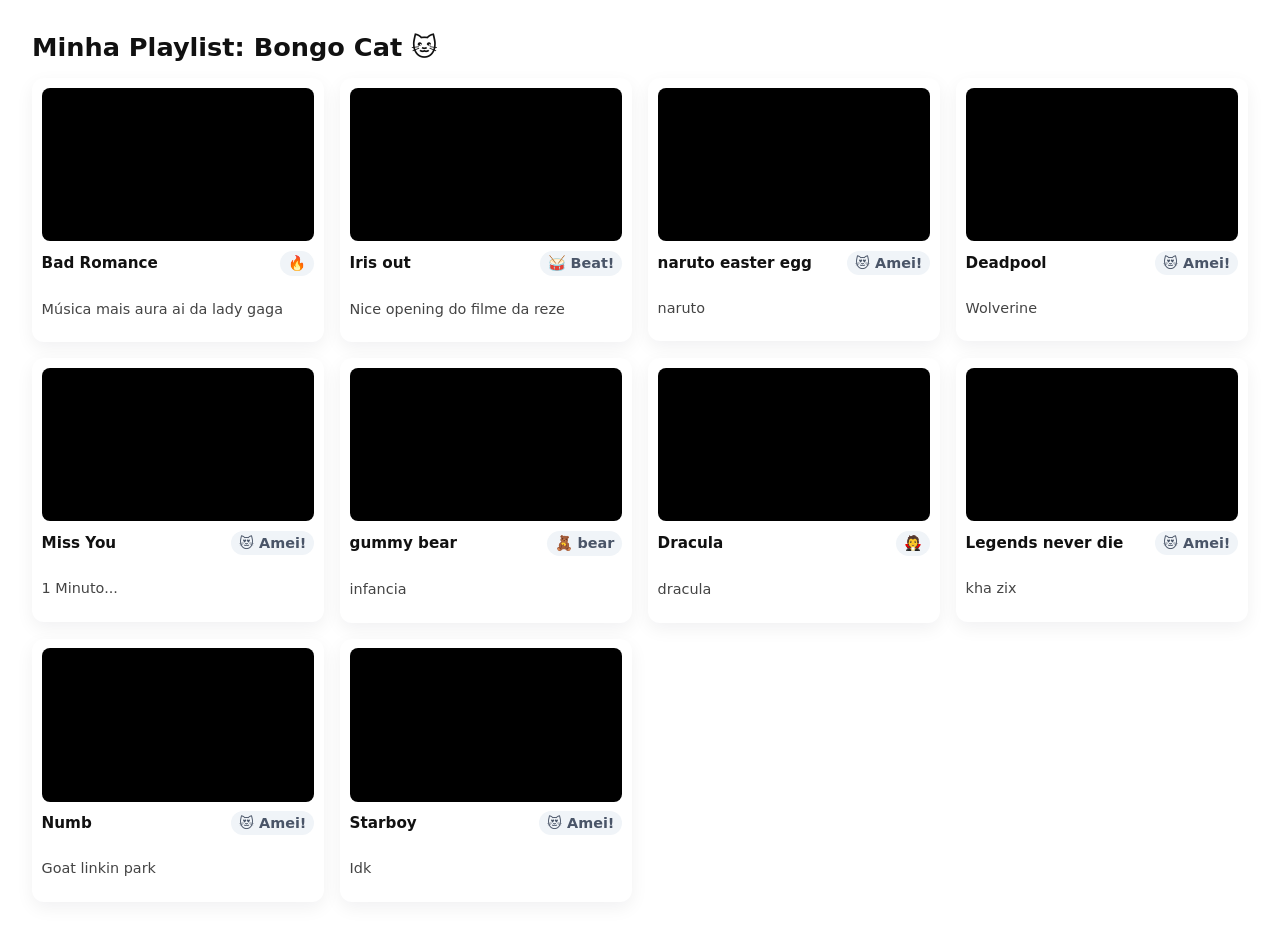
<file: index.html>
<!doctype html>
<html lang="pt-BR">
<head>
  <meta charset="utf-8" />
  <meta name="viewport" content="width=device-width,initial-scale=1" />
  <title>Galeria Bongo Cat</title>
  <link rel="stylesheet" href="style.css">
</head>
<body>
  <h1>Minha Playlist: Bongo Cat 🐱</h1>
  
  <section class="grid">
    
    <!-- EXEMPLO 1 -->
    <article class="card">
      <div class="video-wrap">
        <iframe width="560" height="315" src="https://www.youtube.com/embed/L9achtCtHnQ?si=B_3c1eyhUU0yQslL" title="YouTube video player" frameborder="0" allow="accelerometer; autoplay; clipboard-write; encrypted-media; gyroscope; picture-in-picture; web-share" referrerpolicy="strict-origin-when-cross-origin" allowfullscreen></iframe>
      </div>
      <div class="meta">
        <div class="title">Bad Romance</div>
        <div class="badge">🔥</div>
      </div>
      <p class="desc">Música mais aura ai da lady gaga</p>
    </article>

    <!-- EXEMPLO 2 -->
    <article class="card">
      <div class="video-wrap">
        <iframe width="560" height="315" src="https://www.youtube.com/embed/6ey6wg0DUMA?si=UrMtUXLuyfcJjKuJ" title="YouTube video player" frameborder="0" allow="accelerometer; autoplay; clipboard-write; encrypted-media; gyroscope; picture-in-picture; web-share" referrerpolicy="strict-origin-when-cross-origin" allowfullscreen></iframe>
      </div>
      <div class="meta">
        <div class="title">Iris out</div>
        <div class="badge">🥁 Beat!</div>
      </div>
      <p class="desc">Nice opening do filme da reze</p>
    </article>

    <!-- EXEMPLO 3 -->
    <article class="card">
      <div class="video-wrap">
       <iframe width="560" height="315" src="https://www.youtube.com/embed/vjN5DX0M3wo?si=a0DHn4W-0xOYnwe0" title="YouTube video player" frameborder="0" allow="accelerometer; autoplay; clipboard-write; encrypted-media; gyroscope; picture-in-picture; web-share" referrerpolicy="strict-origin-when-cross-origin" allowfullscreen></iframe>
      </div>
      <div class="meta">
        <div class="title">naruto easter egg</div>
        <div class="badge">😻 Amei!</div>
      </div>
      <p class="desc">naruto</p>
    </article>

 <!-- EXEMPLO 4 -->
    <article class="card">
      <div class="video-wrap">
        <iframe width="560" height="315" src="https://www.youtube.com/embed/Iik0py8C40A?si=xwd4sWqDchLhMos-" title="YouTube video player" frameborder="0" allow="accelerometer; autoplay; clipboard-write; encrypted-media; gyroscope; picture-in-picture; web-share" referrerpolicy="strict-origin-when-cross-origin" allowfullscreen></iframe>
      </div>
      <div class="meta">
        <div class="title">Deadpool</div>
        <div class="badge">😻 Amei!</div>
      </div>
      <p class="desc">Wolverine</p>
    </article>

 <!-- EXEMPLO 3 -->
    <article class="card">
      <div class="video-wrap">
        <iframe width="560" height="315" src="https://www.youtube.com/embed/MoWDhKUkMa0?si=ndxt7e551H-smTMG" title="YouTube video player" frameborder="0" allow="accelerometer; autoplay; clipboard-write; encrypted-media; gyroscope; picture-in-picture; web-share" referrerpolicy="strict-origin-when-cross-origin" allowfullscreen></iframe>
      </div>
      <div class="meta">
        <div class="title">Miss You</div>
        <div class="badge">😻 Amei!</div>
      </div>
      <p class="desc">1 Minuto...</p>
    </article>

     <!-- EXEMPLO 3 -->
    <article class="card">
      <div class="video-wrap">
        <iframe width="560" height="315" src="https://www.youtube.com/embed/E8snElUSSUI?si=WCMfyjSMWAMgNBUb" title="YouTube video player" frameborder="0" allow="accelerometer; autoplay; clipboard-write; encrypted-media; gyroscope; picture-in-picture; web-share" referrerpolicy="strict-origin-when-cross-origin" allowfullscreen></iframe>
      </div>
      <div class="meta">
        <div class="title">gummy bear</div>
        <div class="badge">🧸 bear</div>
      </div>
      <p class="desc">infancia</p>
    </article>

     <!-- EXEMPLO 3 -->
    <article class="card">
      <div class="video-wrap">
        <iframe width="560" height="315" src="https://www.youtube.com/embed/GMI5X6oHzkE?si=BBGeOvgDXxwY911a" title="YouTube video player" frameborder="0" allow="accelerometer; autoplay; clipboard-write; encrypted-media; gyroscope; picture-in-picture; web-share" referrerpolicy="strict-origin-when-cross-origin" allowfullscreen></iframe>
      </div>
      <div class="meta">
        <div class="title">Dracula</div>
        <div class="badge">🧛</div>
      </div>
      <p class="desc">dracula</p>
    </article>

     <!-- EXEMPLO 3 -->
    <article class="card">
      <div class="video-wrap">
        <iframe width="560" height="315" src="https://www.youtube.com/embed/CWq7BLWY_e0?si=XQ3UN6OwtqHnFJvH" title="YouTube video player" frameborder="0" allow="accelerometer; autoplay; clipboard-write; encrypted-media; gyroscope; picture-in-picture; web-share" referrerpolicy="strict-origin-when-cross-origin" allowfullscreen></iframe>
      </div>
      <div class="meta">
        <div class="title">Legends never die</div>
        <div class="badge">😻 Amei!</div>
      </div>
      <p class="desc">kha zix</p>
    </article>

     <!-- EXEMPLO 3 -->
    <article class="card">
      <div class="video-wrap">
        <iframe width="560" height="315" src="https://www.youtube.com/embed/x-gQggvKEHw?si=RGUJR9DdXMzfTtyF" title="YouTube video player" frameborder="0" allow="accelerometer; autoplay; clipboard-write; encrypted-media; gyroscope; picture-in-picture; web-share" referrerpolicy="strict-origin-when-cross-origin" allowfullscreen></iframe>
      </div>
      <div class="meta">
        <div class="title">Numb</div>
        <div class="badge">😻 Amei!</div>
      </div>
      <p class="desc">Goat linkin park </p>
    </article>

     <!-- EXEMPLO 3 -->
    <article class="card">
      <div class="video-wrap">
        <iframe width="560" height="315" src="https://www.youtube.com/embed/IUxJtkNE0M8?si=90GuXzs5HvKb-NWH" title="YouTube video player" frameborder="0" allow="accelerometer; autoplay; clipboard-write; encrypted-media; gyroscope; picture-in-picture; web-share" referrerpolicy="strict-origin-when-cross-origin" allowfullscreen></iframe>
      </div>
      <div class="meta">
        <div class="title">Starboy</div>
        <div class="badge">😻 Amei!</div>
      </div>
      <p class="desc">Idk</p>
    </article>

  </section>
</body>
</html>
</file>
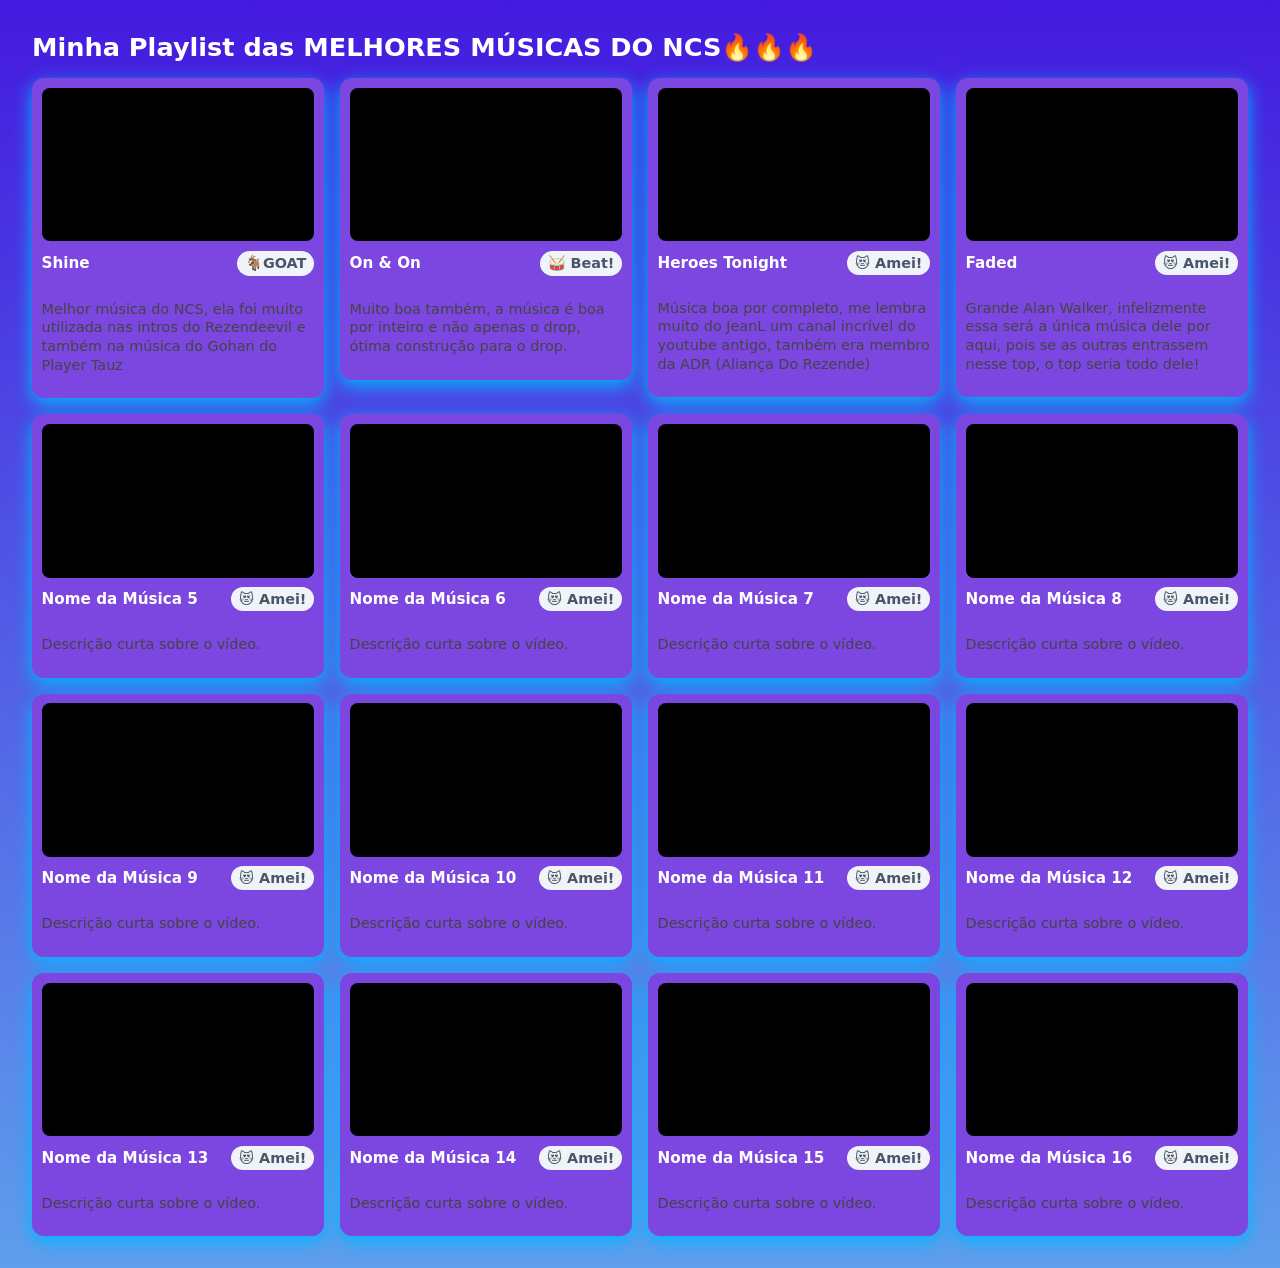
<file: galeria2.html>
<!doctype html>
<html lang="pt-BR">
<head>
  <meta charset="utf-8" />
  <meta name="viewport" content="width=device-width,initial-scale=1" />
  <title>Galeria Bongo Cat</title>
  <link rel="stylesheet" href="style2.css">
</head>
<body>
  <h1>Minha Playlist das MELHORES MÚSICAS DO NCS🔥🔥🔥 </h1>
  
  <section class="grid">
    

    <article class="card">
      <div class="video-wrap">
        <iframe width="560" height="315" src="https://www.youtube.com/embed/n4tK7LYFxI0?si=qjoF0cGvCEjLDFzX" title="YouTube video player" frameborder="0" allow="accelerometer; autoplay; clipboard-write; encrypted-media; gyroscope; picture-in-picture; web-share" referrerpolicy="strict-origin-when-cross-origin" allowfullscreen></iframe>
      </div>
      <div class="meta">
        <div class="title">Shine</div>
        <div class="badge">🐐GOAT</div>
      </div>
      <p class="desc">Melhor música do NCS, ela foi muito utilizada nas intros do Rezendeevil e também na música do Gohan do Player Tauz</p>
    </article>

    <article class="card">
      <div class="video-wrap">
        <iframe width="560" height="315" src="https://www.youtube.com/embed/K4DyBUG242c?si=FsmmfE1K2RCcrgMc" title="YouTube video player" frameborder="0" allow="accelerometer; autoplay; clipboard-write; encrypted-media; gyroscope; picture-in-picture; web-share" referrerpolicy="strict-origin-when-cross-origin" allowfullscreen></iframe>
      </div>
      <div class="meta">
        <div class="title">On & On</div>
        <div class="badge">🥁 Beat!</div>
      </div>
      <p class="desc">Muito boa também, a música é boa por inteiro e não apenas o drop, ótima construção para o drop.</p>
    </article>

    <article class="card">
      <div class="video-wrap">
        <iframe width="560" height="315" src="https://www.youtube.com/embed/3nQNiWdeH2Q?si=OPvOaDDjgf_zjBnS" title="YouTube video player" frameborder="0" allow="accelerometer; autoplay; clipboard-write; encrypted-media; gyroscope; picture-in-picture; web-share" referrerpolicy="strict-origin-when-cross-origin" allowfullscreen></iframe>
      </div>
      <div class="meta">
        <div class="title">Heroes Tonight</div>
        <div class="badge">😻 Amei!</div>
      </div>
      <p class="desc">Música boa por completo, me lembra muito do JeanL um canal incrível do youtube antigo, também era membro da ADR (Aliança Do Rezende)</p>
    </article>

    <article class="card">
      <div class="video-wrap">
        <iframe width="560" height="315" src="https://www.youtube.com/embed/D9syciL3Xsg?si=5aVIG5CD-E0vYFy-" title="YouTube video player" frameborder="0" allow="accelerometer; autoplay; clipboard-write; encrypted-media; gyroscope; picture-in-picture; web-share" referrerpolicy="strict-origin-when-cross-origin" allowfullscreen></iframe>
      </div>
      <div class="meta">
        <div class="title">Faded</div>
        <div class="badge">😻 Amei!</div>
      </div>
      <p class="desc">Grande Alan Walker, infelizmente essa será a única música dele por aqui, pois se as outras entrassem nesse top, o top seria todo dele!</p>
    </article>

    <article class="card">
      <div class="video-wrap">
        <iframe width="560" height="315" src="https://www.youtube.com/embed/yJg-Y5byMMw?si=tSRZ04fV1cmZshqr" title="YouTube video player" frameborder="0" allow="accelerometer; autoplay; clipboard-write; encrypted-media; gyroscope; picture-in-picture; web-share" referrerpolicy="strict-origin-when-cross-origin" allowfullscreen></iframe>
      </div>
      <div class="meta">
        <div class="title">Nome da Música 5</div>
        <div class="badge">😻 Amei!</div>
      </div>
      <p class="desc">Descrição curta sobre o vídeo.</p>
    </article>

    <article class="card">
      <div class="video-wrap">
        <iframe width="560" height="315" src="https://www.youtube.com/embed/jK2aIUmmdP4?si=5fHH47980XlMYDgi" title="YouTube video player" frameborder="0" allow="accelerometer; autoplay; clipboard-write; encrypted-media; gyroscope; picture-in-picture; web-share" referrerpolicy="strict-origin-when-cross-origin" allowfullscreen></iframe>
      </div>
      <div class="meta">
        <div class="title">Nome da Música 6</div>
        <div class="badge">😻 Amei!</div>
      </div>
      <p class="desc">Descrição curta sobre o vídeo.</p>
    </article>

    <article class="card">
      <div class="video-wrap">
        <iframe width="560" height="315" src="https://www.youtube.com/embed/J2X5mJ3HDYE?si=67GZU5_n313Vg1JZ" title="YouTube video player" frameborder="0" allow="accelerometer; autoplay; clipboard-write; encrypted-media; gyroscope; picture-in-picture; web-share" referrerpolicy="strict-origin-when-cross-origin" allowfullscreen></iframe>
      </div>
      <div class="meta">
        <div class="title">Nome da Música 7</div>
        <div class="badge">😻 Amei!</div>
      </div>
      <p class="desc">Descrição curta sobre o vídeo.</p>
    </article>

    <article class="card">
      <div class="video-wrap">
        <iframe width="560" height="315" src="https://www.youtube.com/embed/TW9d8vYrVFQ?si=wB1m5txZXKMmGxUn" title="YouTube video player" frameborder="0" allow="accelerometer; autoplay; clipboard-write; encrypted-media; gyroscope; picture-in-picture; web-share" referrerpolicy="strict-origin-when-cross-origin" allowfullscreen></iframe>
      </div>
      <div class="meta">
        <div class="title">Nome da Música 8</div>
        <div class="badge">😻 Amei!</div>
      </div>
      <p class="desc">Descrição curta sobre o vídeo.</p>
    </article>

    <article class="card">
      <div class="video-wrap">
        <iframe width="560" height="315" src="https://www.youtube.com/embed/zyXmsVwZqX4?si=Ryr1TlpgqISbt6NC" title="YouTube video player" frameborder="0" allow="accelerometer; autoplay; clipboard-write; encrypted-media; gyroscope; picture-in-picture; web-share" referrerpolicy="strict-origin-when-cross-origin" allowfullscreen></iframe>
      </div>
      <div class="meta">
        <div class="title">Nome da Música 9</div>
        <div class="badge">😻 Amei!</div>
      </div>
      <p class="desc">Descrição curta sobre o vídeo.</p>
    </article>


    <article class="card">
      <div class="video-wrap">
        <iframe width="560" height="315" src="https://www.youtube.com/embed/QglaLzo_aPk?si=str_RnuCPkO3FTLL" title="YouTube video player" frameborder="0" allow="accelerometer; autoplay; clipboard-write; encrypted-media; gyroscope; picture-in-picture; web-share" referrerpolicy="strict-origin-when-cross-origin" allowfullscreen></iframe>
      </div>
      <div class="meta">
        <div class="title">Nome da Música 10</div>
        <div class="badge">😻 Amei!</div>
      </div>
      <p class="desc">Descrição curta sobre o vídeo.</p>
    </article>

    <article class="card">
      <div class="video-wrap">
        <iframe width="560" height="315" src="https://www.youtube.com/embed/bJ-ldzTkJEA?si=TNCsg9K-PpxHWqKp" title="YouTube video player" frameborder="0" allow="accelerometer; autoplay; clipboard-write; encrypted-media; gyroscope; picture-in-picture; web-share" referrerpolicy="strict-origin-when-cross-origin" allowfullscreen></iframe>
      </div>
      <div class="meta">
        <div class="title">Nome da Música 11</div>
        <div class="badge">😻 Amei!</div>
      </div>
      <p class="desc">Descrição curta sobre o vídeo.</p>
    </article>

    <article class="card">
      <div class="video-wrap">
        <iframe width="560" height="315" src="https://www.youtube.com/embed/IVSDjqQnnuY?si=Ltje0Azjz-duR8HP" title="YouTube video player" frameborder="0" allow="accelerometer; autoplay; clipboard-write; encrypted-media; gyroscope; picture-in-picture; web-share" referrerpolicy="strict-origin-when-cross-origin" allowfullscreen></iframe>
      </div>
      <div class="meta">
        <div class="title">Nome da Música 12</div>
        <div class="badge">😻 Amei!</div>
      </div>
      <p class="desc">Descrição curta sobre o vídeo.</p>
    </article>

    <article class="card">
      <div class="video-wrap">
        <iframe width="560" height="315" src="https://www.youtube.com/embed/FZa2yA7r-T0?si=RH-A7gUJEWbYT_im" title="YouTube video player" frameborder="0" allow="accelerometer; autoplay; clipboard-write; encrypted-media; gyroscope; picture-in-picture; web-share" referrerpolicy="strict-origin-when-cross-origin" allowfullscreen></iframe>
      </div>
      <div class="meta">
        <div class="title">Nome da Música 13</div>
        <div class="badge">😻 Amei!</div>
      </div>
      <p class="desc">Descrição curta sobre o vídeo.</p>
    </article>

    <article class="card">
      <div class="video-wrap">
       <iframe width="560" height="315" src="https://www.youtube.com/embed/q1ULJ92aldE?si=xe6TiMQzgdZ5TcHd" title="YouTube video player" frameborder="0" allow="accelerometer; autoplay; clipboard-write; encrypted-media; gyroscope; picture-in-picture; web-share" referrerpolicy="strict-origin-when-cross-origin" allowfullscreen></iframe>
      </div>
      <div class="meta">
        <div class="title">Nome da Música 14</div>
        <div class="badge">😻 Amei!</div>
      </div>
      <p class="desc">Descrição curta sobre o vídeo.</p>
    </article>
<article class="card">
      <div class="video-wrap">
       <iframe width="560" height="315" src="https://www.youtube.com/embed/CLiXUT3MS34?si=ECvn88Nxop3xTb1G" title="YouTube video player" frameborder="0" allow="accelerometer; autoplay; clipboard-write; encrypted-media; gyroscope; picture-in-picture; web-share" referrerpolicy="strict-origin-when-cross-origin" allowfullscreen></iframe>
      </div>
      <div class="meta">
        <div class="title">Nome da Música 15</div>
        <div class="badge">😻 Amei!</div>
      </div>
      <p class="desc">Descrição curta sobre o vídeo.</p>
    </article>

    <article class="card">
      <div class="video-wrap">
       <iframe width="560" height="315" src="https://www.youtube.com/embed/x_OwcYTNbHs?si=M0toDhekFaIkirAV" title="YouTube video player" frameborder="0" allow="accelerometer; autoplay; clipboard-write; encrypted-media; gyroscope; picture-in-picture; web-share" referrerpolicy="strict-origin-when-cross-origin" allowfullscreen></iframe>
      </div>
      <div class="meta">
        <div class="title">Nome da Música 16</div>
        <div class="badge">😻 Amei!</div>
      </div>
      <p class="desc">Descrição curta sobre o vídeo.</p>
    </article>
   </section>
</body>
</html>
</file>
<file: style.css>
:root{
  --gap: 1rem;
  --card-bg: #ffffff;
  --radius: 12px;
}
body{
  font-family: system-ui, -apple-system, sans-serif;
  background: linear-gradient(180deg,0#f6f7fb,#eef2f7);
  margin: 0;
  padding: 2rem;
  color: #111;
}

h1{ margin: 0 0 1rem 0; font-size: 1.6rem; }

.grid{
  display: grid;
  grid-template-columns: repeat(auto-fit, minmax(260px, 1fr));
  gap: var(--gap);
  align-items: start;
}

.card{
  background: var(--card-bg);
  border-radius: var(--radius);
  padding: 0.6rem;
  box-shadow: 0 6px 18px rgba(15,20,30,0.06);
  transition: transform .18s ease;
  display: flex;
  flex-direction: column;
  gap: .6rem;
}
.card:hover{
  transform: translateY(-6px);
  box-shadow: 0 12px 30px rgba(15,20,30,0.12);
}

.video-wrap{
  position: relative;
  width: 100%;
  padding-top: 56.25%; /* Mantém proporção 16:9 */
  border-radius: calc(var(--radius) - 4px);
  overflow: hidden;
  background: #000;
}
/* O CSS abaixo garante que o iframe colado ocupe todo o espaço */
.video-wrap iframe{
  position: absolute;
  inset: 0;
  width: 100%;
  height: 100%;
  border: 0;
}

.meta{
  display:flex;
  justify-content: space-between;
  align-items: center;
  gap: .5rem;
  font-size: .95rem;
}
.title{ font-weight: 600; }

.desc{
  font-size: .9rem;
  color: #444;
  line-height: 1.3;
}

.badge{
  background: #f0f4f8;
  padding: .25rem .5rem;
  border-radius: 999px;
  font-size: 0.9rem;
  font-weight: 600;
  color: #4a5568;
}
</file>
<file: style2.css>
:root{
  --gap: 1rem;
  --card-bg: #7c46e0;
  --radius: 12px;
}
body{
  font-family: system-ui, -apple-system, sans-serif;
  background: linear-gradient(180deg, #441adf, #5f9eec);
  margin: 0;
  padding: 2rem;
  color: #ffffff;
}

h1{ margin: 0 0 1rem 0; font-size: 1.6rem; }

.grid{
  display: grid;
  grid-template-columns: repeat(auto-fit, minmax(260px, 1fr));
  gap: var(--gap);
  align-items: start;
}

.card{
  background: var(--card-bg);
  border-radius: var(--radius);
  padding: 0.6rem;
  box-shadow: 0 6px 18px rgb(0, 183, 255);
  transition: transform .18s ease;
  display: flex;
  flex-direction: column;
  gap: .6rem;
}
.card:hover{
  transform: translateY(-6px);
  box-shadow: 0 12px 30px rgba(15,20,30,0.12);
}

.video-wrap{
  position: relative;
  width: 100%;
  padding-top: 56.25%; /* Mantém proporção 16:9 */
  border-radius: calc(var(--radius) - 4px);
  overflow: hidden;
  background: #000;
}
/* O CSS abaixo garante que o iframe colado ocupe todo o espaço */
.video-wrap iframe{
  position: absolute;
  inset: 0;
  width: 100%;
  height: 100%;
  border: 0;
}

.meta{
  display:flex;
  justify-content: space-between;
  align-items: center;
  gap: .5rem;
  font-size: .95rem;
}
.title{ font-weight: 600; }

.desc{
  font-size: .9rem;
  color: #444;
  line-height: 1.3;
}

.badge{
  background: #f0f4f8;
  padding: .25rem .5rem;
  border-radius: 999px;
  font-size: 0.9rem;
  font-weight: 600;
  color: #4a5568;
}
</file>
